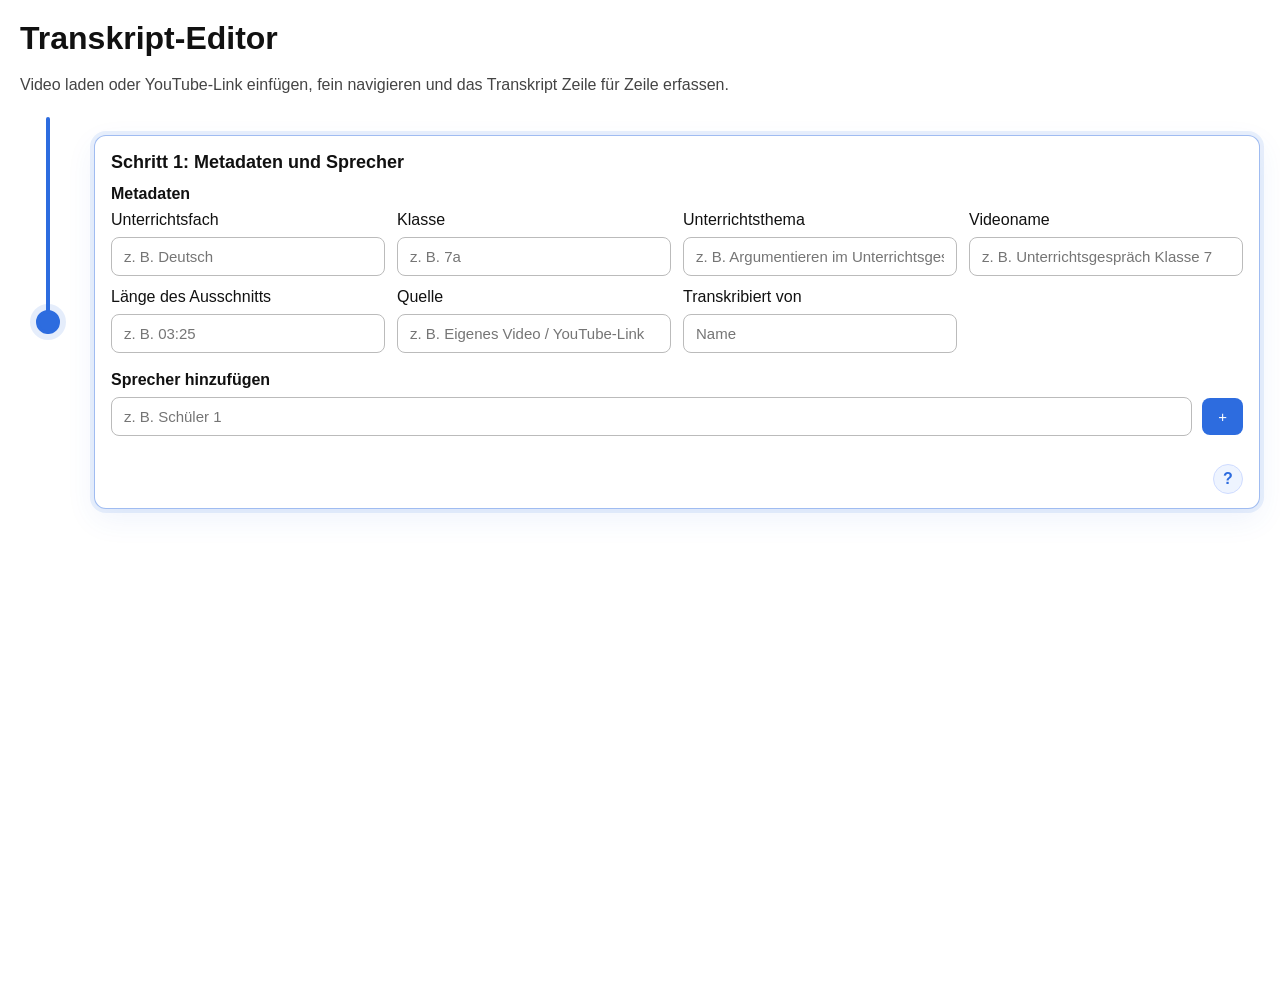
<file: index.html.html>
<!DOCTYPE html>
<html lang="de">
<head>
  <meta charset="UTF-8" />
  <meta name="viewport" content="width=device-width, initial-scale=1.0" />
  <title>Transkript-Editor</title>
  <style>
    html, body { margin: 0; padding: 0; background: #ffffff; font-family: Arial, sans-serif; color: #111; overflow-y: auto; scroll-behavior: smooth; }
    body { display: block; }
    .app { width: 100%; max-width: none; padding: 20px; box-sizing: border-box; margin: 0; }
    h1 { text-align: left; margin: 0 0 10px 0; }
    .intro { text-align: left; color: #444; margin-bottom: 20px; line-height: 1.5; max-width: 1200px; }
    .layout { display: grid; grid-template-columns: 56px minmax(0, 1fr); gap: 18px; align-items: start; }
    .progress-rail { position: relative; width: 56px; align-self: stretch; min-height: 100%; }
    .rail-base, .rail-active { position: absolute; left: 26px; width: 4px; border-radius: 999px; }
    .rail-base { display: none; }
    .rail-active { top: 0; height: 0; background: #2d6cdf; transition: height 0.45s ease; }
    .rail-dot { position: absolute; left: 16px; width: 24px; height: 24px; border-radius: 999px; border: 3px solid #b8c5d4; background: #ffffff; transform: translateY(-50%); cursor: pointer; padding: 0; transition: background 0.25s ease, border-color 0.25s ease, box-shadow 0.25s ease, opacity 0.25s ease; opacity: 0; pointer-events: none; }
    .rail-dot.is-visible { opacity: 1; pointer-events: auto; }
    .rail-dot.is-done { background: #2d6cdf; border-color: #2d6cdf; }
    .rail-dot.is-active { background: #2d6cdf; border-color: #2d6cdf; box-shadow: 0 0 0 6px rgba(45, 108, 223, 0.12); }
    .main-content { min-width: 0; }
    .section { margin-top: 18px; scroll-margin-top: 12px; }
    .card { border: 1px solid #ddd; border-radius: 12px; background: #fff; overflow: hidden; transition: opacity 0.35s ease, transform 0.35s ease, border-color 0.25s ease, box-shadow 0.25s ease; }
    .card-header { padding: 16px 16px 0 16px; }
    .section-heading { font-size: 18px; font-weight: bold; margin: 0 0 12px 0; }
    .card-content { padding: 0 16px 16px 16px; max-height: 4000px; opacity: 1; overflow: hidden; transition: max-height 0.5s ease, opacity 0.35s ease, padding 0.35s ease; }
    .card.is-collapsed .card-content { max-height: 0; opacity: 0; padding-top: 0; padding-bottom: 0; }
    .card.is-hidden { opacity: 0; transform: translateY(12px); pointer-events: none; }
    .card.is-visible { opacity: 1; transform: translateY(0); pointer-events: auto; }
    .card.is-focus { border-color: rgba(45, 108, 223, 0.45); box-shadow: 0 0 0 4px rgba(45, 108, 223, 0.10), 0 10px 30px rgba(45, 108, 223, 0.08); }
    .metadata-grid { display: grid; grid-template-columns: repeat(4, minmax(180px, 1fr)); gap: 12px; }
    .source-grid { display: grid; grid-template-columns: 1fr 1fr auto; gap: 12px; align-items: end; }
    .field-group { display: flex; flex-direction: column; justify-content: flex-end; min-width: 0; }
    label { display: block; font-weight: bold; margin-bottom: 8px; }
    input[type="file"], input[type="text"], select, textarea { width: 100%; box-sizing: border-box; padding: 10px 12px; border: 1px solid #bbb; border-radius: 8px; font-size: 15px; background: #fff; font-family: Arial, sans-serif; }
    textarea { resize: none; overflow-y: hidden; line-height: 1.4; }
    .speaker-input-row { display: flex; gap: 10px; align-items: center; }
    .speaker-tags { display: flex; flex-wrap: wrap; gap: 8px; margin-top: 12px; }
    .speaker-tag { display: inline-flex; align-items: center; gap: 8px; background: #f5f7fb; border: 1px solid #d8dfeb; border-radius: 999px; padding: 8px 12px; font-size: 14px; }
    .speaker-remove { background: transparent; border: none; color: #666; cursor: pointer; padding: 0; margin: 0; font-size: 16px; line-height: 1; }
    button { padding: 10px 16px; border: none; border-radius: 8px; background: #2d6cdf; color: white; cursor: pointer; font-size: 15px; white-space: nowrap; }
    button.secondary { background: #666; }
    button.small-btn { padding: 6px 8px; font-size: 12px; }
    button:disabled { opacity: 0.6; cursor: not-allowed; }
    .status { margin-top: 10px; font-size: 14px; color: #444; }
    .video-panel { margin-top: 14px; display: grid; grid-template-columns: minmax(320px, 780px) 260px; gap: 18px; align-items: start; justify-content: center; }
    .video-column { width: 100%; }
    .video-shell { width: 100%; min-height: 0; display: none; }
    .video-shell.active { display: block; }
    #localVideo, #youtubeContainer { width: 100%; background: #000; border-radius: 12px; object-fit: contain; display: none; }
    #localVideo.active, #youtubeContainer.active { display: block; }
    #localVideo.video-mode { height: 460px; min-height: 460px; max-height: 460px; }
    #localVideo.audio-only-local { height: 96px; min-height: 96px; max-height: 96px; background: #000; object-fit: initial; border-radius: 12px; }
    #youtubeContainer.video-mode { aspect-ratio: 16 / 9; min-height: 460px; max-height: 460px; overflow: hidden; }
    #youtubePlayer { width: 100%; height: 100%; }
    .controls-side { background: #ffffff; border: 1px solid #ddd; border-radius: 12px; padding: 14px; box-shadow: 0 2px 8px rgba(0, 0, 0, 0.04); display: none; flex-direction: column; justify-content: flex-start; }
    .controls-side.active { display: flex; }
    .controls-stack { display: flex; flex-direction: column; gap: 10px; }
    .controls-stack button, .controls-stack select, .controls-stack .time-box { width: 100%; box-sizing: border-box; }
    .controls-stack select, .controls-under-video select { padding: 10px 12px; border: 1px solid #bbb; border-radius: 8px; font-size: 15px; background: #fff; font-family: Arial, sans-serif; }
    .control-group label { margin-bottom: 6px; font-weight: bold; }
    .time-box { border: 1px solid #bbb; border-radius: 8px; padding: 10px 12px; background: #f8f8f8; font-weight: bold; color: #333; text-align: center; }
    .controls-under-video { margin-top: 4px; display: none; flex-wrap: wrap; gap: 8px; align-items: flex-end; }
    .controls-under-video.active { display: flex; }
    .controls-under-video button, .controls-under-video select, .controls-under-video .time-box { width: auto; min-width: 130px; box-sizing: border-box; }
    .controls-under-video .control-group { min-width: 130px; }
    .controls-under-video .control-group label { margin-bottom: 6px; font-weight: bold; font-size: 14px; }
    .top-actions { display: flex; gap: 10px; flex-wrap: wrap; margin-top: 14px; }
    .table-scroll-wrap { max-height: 420px; overflow-y: auto; border: 1px solid #ddd; border-radius: 12px 12px 0 0; margin-top: 12px; }
    table { width: 100%; border-collapse: collapse; table-layout: fixed; margin: 0; }
    th, td { border: 1px solid #ddd; padding: 8px; vertical-align: top; }
    th { background: #f5f5f5; text-align: left; position: sticky; top: 0; z-index: 5; }
    .row-actions { display: flex; gap: 4px; flex-wrap: nowrap; align-items: center; justify-content: flex-start; width: 100%; box-sizing: border-box; overflow: hidden; }
    .row-actions .small-btn { white-space: nowrap; flex: 0 0 auto; max-width: 100%; }
    .utterance-input { min-height: 38px; height: 38px; }
    .table-add-row-wrap { display: flex; gap: 8px; margin-top: 0; justify-content: flex-start; flex-wrap: wrap; }
    .table-add-row { display: inline-block; border: 1px solid #cfdcff; border-radius: 0 0 8px 8px; background: #eef4ff; color: #2d6cdf; font-weight: 600; flex: 0 0 auto; width: auto; padding: 10px 14px; }
    .speaker-blank, .pause-blank { border: none !important; background: transparent !important; box-shadow: none !important; pointer-events: none; color: transparent; padding: 10px 0 !important; }
    .speaker-continuation { border-top: none !important; }
    .pause-display { color: #444; padding: 10px 12px; min-height: 38px; display: flex; align-items: center; box-sizing: border-box; border: 1px solid transparent; }
    .card-footer-help { display: flex; justify-content: flex-end; padding: 0 16px 14px 16px; }
    .help-btn { width: 30px; height: 30px; min-width: 30px; padding: 0; border-radius: 999px; background: #eef4ff; color: #2d6cdf; border: 1px solid #cfdcff; font-weight: bold; font-size: 16px; line-height: 1; }
    .help-btn:hover { background: #e3edff; }
    .global-popup, .help-popup { position: fixed; inset: 0; background: rgba(0, 0, 0, 0.25); display: block; z-index: 9999; }
    .global-popup.hidden, .help-popup.hidden { display: none !important; }
    .global-popup-box, .help-popup-box { position: fixed; left: 50%; transform: translateX(-50%); background: #ffffff; border-radius: 16px; max-height: calc(100vh - 24px); overflow-y: auto; box-shadow: 0 12px 34px rgba(0, 0, 0, 0.2); display: flex; flex-direction: column; gap: 16px; text-align: left; box-sizing: border-box; }
    .global-popup-box { width: min(760px, calc(100% - 32px)); padding: 24px 22px; }
    .help-popup-box { width: min(520px, calc(100% - 32px)); padding: 20px 20px 16px 20px; }
    .popup-title { font-size: 20px; font-weight: bold; text-align: center; margin: 0; }
    .popup-hint { line-height: 1.5; color: #333; }
    .popup-editor-label { font-weight: bold; margin-bottom: 6px; }
    .popup-editor { width: 100%; min-height: 220px; resize: vertical; box-sizing: border-box; padding: 12px; border: 1px solid #bbb; border-radius: 10px; font-size: 15px; font-family: Arial, sans-serif; line-height: 1.45; }
    .popup-actions, .help-popup-actions { display: flex; gap: 10px; justify-content: center; flex-wrap: wrap; }
    .help-popup-title { margin: 0 0 10px 0; font-size: 19px; font-weight: bold; }
    .help-popup-text { line-height: 1.55; color: #333; font-size: 15px; white-space: pre-line; }

    html.device-tablet body,
    html.device-ipad body {
      -webkit-text-size-adjust: 100%;
    }
    html.device-tablet .app,
    html.device-ipad .app {
      padding: 16px;
    }
    html.device-tablet .layout,
    html.device-ipad .layout {
      grid-template-columns: 34px minmax(0, 1fr);
      gap: 12px;
    }
    html.device-tablet .progress-rail,
    html.device-ipad .progress-rail {
      width: 34px;
    }
    html.device-tablet .rail-active,
    html.device-ipad .rail-active,
    html.device-tablet .rail-base,
    html.device-ipad .rail-base {
      left: 15px;
    }
    html.device-tablet .rail-dot,
    html.device-ipad .rail-dot {
      left: 4px;
      width: 22px;
      height: 22px;
    }
    html.device-tablet .metadata-grid,
    html.device-ipad .metadata-grid {
      grid-template-columns: 1fr 1fr;
    }
    html.device-tablet .source-grid,
    html.device-ipad .source-grid {
      grid-template-columns: 1fr;
    }
    html.device-tablet .video-panel,
    html.device-ipad .video-panel {
      grid-template-columns: 1fr;
      gap: 12px;
      justify-content: stretch;
    }
    html.device-tablet .video-column,
    html.device-ipad .video-column {
      width: 100%;
      min-width: 0;
    }
    html.device-tablet #localVideo.video-mode,
    html.device-ipad #localVideo.video-mode {
      height: auto;
      min-height: 0;
      max-height: none;
      aspect-ratio: 16 / 9;
    }
    html.device-tablet #youtubeContainer.video-mode,
    html.device-ipad #youtubeContainer.video-mode {
      min-height: 0;
      max-height: none;
      aspect-ratio: 16 / 9;
    }
    html.device-tablet .controls-side.active,
    html.device-ipad .controls-side.active {
      display: block;
    }
    html.device-tablet .controls-stack,
    html.device-ipad .controls-stack {
      display: grid;
      grid-template-columns: repeat(2, minmax(0, 1fr));
      gap: 10px;
    }
    html.device-tablet .controls-stack > *,
    html.device-ipad .controls-stack > * {
      min-width: 0;
    }
    html.device-tablet .controls-under-video.active,
    html.device-ipad .controls-under-video.active {
      display: grid;
      grid-template-columns: repeat(2, minmax(0, 1fr));
      gap: 8px;
      align-items: stretch;
    }
    html.device-tablet .controls-under-video button,
    html.device-tablet .controls-under-video select,
    html.device-tablet .controls-under-video .time-box,
    html.device-tablet .controls-under-video .control-group,
    html.device-ipad .controls-under-video button,
    html.device-ipad .controls-under-video select,
    html.device-ipad .controls-under-video .time-box,
    html.device-ipad .controls-under-video .control-group {
      width: 100%;
      min-width: 0;
    }
    html.device-tablet button,
    html.device-tablet input[type="text"],
    html.device-tablet input[type="file"],
    html.device-tablet select,
    html.device-tablet textarea,
    html.device-ipad button,
    html.device-ipad input[type="text"],
    html.device-ipad input[type="file"],
    html.device-ipad select,
    html.device-ipad textarea {
      font-size: 16px;
    }
    html.device-tablet button,
    html.device-ipad button {
      min-height: 44px;
    }
    html.device-tablet .help-btn,
    html.device-ipad .help-btn {
      min-height: 30px;
      width: 34px;
      height: 34px;
    }
    html.device-tablet .table-scroll-wrap,
    html.device-ipad .table-scroll-wrap {
      overflow-x: auto;
      -webkit-overflow-scrolling: touch;
    }
    html.device-tablet table,
    html.device-ipad table {
      min-width: 760px;
    }
    html.device-tablet .global-popup-box,
    html.device-ipad .global-popup-box {
      width: min(700px, calc(100vw - 24px));
    }
    html.device-tablet .help-popup-box,
    html.device-ipad .help-popup-box {
      width: min(560px, calc(100vw - 24px));
    }

    @media (max-width: 1200px) {
      .metadata-grid { grid-template-columns: 1fr 1fr; }
      .source-grid { grid-template-columns: 1fr; }
      .video-panel { grid-template-columns: 1fr; }
    }
    @media (max-width: 900px) {
      .layout { grid-template-columns: 40px minmax(0, 1fr); }
      .rail-base, .rail-active { left: 18px; }
      .rail-dot { left: 8px; }
    }
    @media (max-width: 700px) {
      .metadata-grid { grid-template-columns: 1fr; }
      .table-add-row-wrap { flex-direction: column; }
      .controls-under-video.active { flex-direction: column; align-items: stretch; }
      .controls-under-video button, .controls-under-video select, .controls-under-video .time-box, .controls-under-video .control-group { width: 100%; min-width: 0; }
    }
  </style>

  <script>
    (function () {
      const ua = navigator.userAgent || '';
      const platform = navigator.platform || '';
      const maxTouch = navigator.maxTouchPoints || 0;
      const isIPad = /iPad/i.test(ua) || (platform === 'MacIntel' && maxTouch > 1);
      const isIPhone = /iPhone/i.test(ua);
      const isAndroidTablet = /Android/i.test(ua) && !/Mobile/i.test(ua);
      const isTabletWidth = Math.min(window.innerWidth, window.innerHeight) >= 700 && Math.max(window.innerWidth, window.innerHeight) <= 1400;
      const isTouch = ('ontouchstart' in window) || maxTouch > 0;
      const isTabletLike = isIPad || isAndroidTablet || (isTouch && isTabletWidth && !isIPhone);

      document.documentElement.classList.add(isTouch ? 'device-touch' : 'device-no-touch');
      if (isTabletLike) document.documentElement.classList.add('device-tablet');
      if (isIPad) document.documentElement.classList.add('device-ipad');
      if (isIPhone) document.documentElement.classList.add('device-phone');
    })();
  </script>

</head>
<body>
  <div class="app">
    <h1>Transkript-Editor</h1>
    <p class="intro">Video laden oder YouTube-Link einfügen, fein navigieren und das Transkript Zeile für Zeile erfassen.</p>
    <div class="layout">
      <aside class="progress-rail" id="progressRail" aria-label="Fortschritt">
        <div class="rail-base"></div>
        <div class="rail-active" id="railActive"></div>
        <button class="rail-dot" id="railDot1" type="button" aria-label="Schritt 1"></button>
        <button class="rail-dot" id="railDot2" type="button" aria-label="Schritt 2"></button>
        <button class="rail-dot" id="railDot3" type="button" aria-label="Schritt 3"></button>
        <button class="rail-dot" id="railDot4" type="button" aria-label="Schritt 4"></button>
        <button class="rail-dot" id="railDot5" type="button" aria-label="Schritt 5"></button>
      </aside>

      <main class="main-content" id="mainContent">
        <section class="section card is-visible" id="step1">
          <div class="card-header"><div class="section-heading">Schritt 1: Metadaten und Sprecher</div></div>
          <div class="card-content">
            <label>Metadaten</label>
            <div class="metadata-grid">
              <div><label for="metaSubject" style="font-weight:normal;">Unterrichtsfach</label><input id="metaSubject" type="text" placeholder="z. B. Deutsch" /></div>
              <div><label for="metaClass" style="font-weight:normal;">Klasse</label><input id="metaClass" type="text" placeholder="z. B. 7a" /></div>
              <div><label for="metaTopic" style="font-weight:normal;">Unterrichtsthema</label><input id="metaTopic" type="text" placeholder="z. B. Argumentieren im Unterrichtsgespräch" /></div>
              <div><label for="metaTitle" style="font-weight:normal;">Videoname</label><input id="metaTitle" type="text" placeholder="z. B. Unterrichtsgespräch Klasse 7" /></div>
              <div><label for="metaLength" style="font-weight:normal;">Länge des Ausschnitts</label><input id="metaLength" type="text" placeholder="z. B. 03:25" /></div>
              <div><label for="metaSource" style="font-weight:normal;">Quelle</label><input id="metaSource" type="text" placeholder="z. B. Eigenes Video / YouTube-Link" /></div>
              <div><label for="metaAuthor" style="font-weight:normal;">Transkribiert von</label><input id="metaAuthor" type="text" placeholder="Name" /></div>
            </div>
            <div style="margin-top: 18px;">
              <label for="speakerInput">Sprecher hinzufügen</label>
              <div class="speaker-input-row">
                <input id="speakerInput" type="text" placeholder="z. B. Schüler 1" />
                <button id="addSpeakerBtn" type="button">+</button>
              </div>
              <div id="speakerTags" class="speaker-tags"></div>
            </div>
          </div>
          <div class="card-footer-help"><button type="button" class="help-btn" data-help="step1">?</button></div>
        </section>

        <section class="section card is-hidden is-collapsed" id="step2">
          <div class="card-header"><div class="section-heading">Schritt 2: Video importieren</div></div>
          <div class="card-content">
            <div class="source-grid">
              <div class="field-group">
                <label for="videoInput">Lokale Videodatei</label>
                <input id="videoInput" type="file" accept="video/*" />
              </div>
              <div class="field-group">
                <label for="youtubeUrl">YouTube-Link</label>
                <input id="youtubeUrl" type="text" placeholder="https://www.youtube.com/watch?v=..." />
              </div>
              <div class="field-group">
                <label style="visibility:hidden;">Aktion</label>
                <button id="loadSourceBtn" type="button">Video laden</button>
              </div>
            </div>
            <div id="sourceStatus" class="status">Noch keine Quelle geladen.</div>
            <div class="video-panel">
              <div class="video-column">
                <div id="videoShell" class="video-shell">
                  <video id="localVideo" controls></video>
                  <div id="youtubeContainer"><div id="youtubePlayer"></div></div>
                </div>
                <div id="controlsUnderVideo" class="controls-under-video">
                  <button id="toggleVideoBtnBottom" type="button">Video einblenden</button>
                  <button id="playPauseBtnBottom" type="button">Play / Pause</button>
                  <button id="backBtnBottom" type="button" class="secondary">Zurück</button>
                  <button id="forwardBtnBottom" type="button" class="secondary">Vor</button>
                  <button id="insertTimeBtnBottom" type="button">Zeit übernehmen</button>
                  <div class="control-group"><label>Aktuelle Zeit</label><div class="time-box" id="timeDisplayBottom">00:00.0</div></div>
                  <div class="control-group">
                    <label for="skipSelectBottom">Sprungweite</label>
                    <select id="skipSelectBottom">
                      <option value="0.5">0,5 Sek</option><option value="1" selected>1 Sek</option><option value="2">2 Sek</option><option value="5">5 Sek</option>
                    </select>
                  </div>
                  <div class="control-group">
                    <label for="speedSelectBottom">Tempo</label>
                    <select id="speedSelectBottom">
                      <option value="0.5">0.5x</option><option value="0.75">0.75x</option><option value="1" selected>1.0x</option><option value="1.25">1.25x</option><option value="1.5">1.5x</option><option value="2">2.0x</option>
                    </select>
                  </div>
                </div>
              </div>
              <div id="controlsCard" class="controls-side">
                <div class="controls-stack">
                  <button id="toggleVideoBtn" type="button">Video ausblenden</button>
                  <button id="playPauseBtn" type="button">Play / Pause</button>
                  <button id="backBtn" type="button" class="secondary">Zurück</button>
                  <button id="forwardBtn" type="button" class="secondary">Vor</button>
                  <button id="insertTimeBtn" type="button">Zeit übernehmen</button>
                  <div class="control-group"><label>Aktuelle Zeit</label><div class="time-box" id="timeDisplay">00:00.0</div></div>
                  <div class="control-group">
                    <label for="skipSelect">Sprungweite</label>
                    <select id="skipSelect">
                      <option value="0.5">0,5 Sek</option><option value="1" selected>1 Sek</option><option value="2">2 Sek</option><option value="5">5 Sek</option>
                    </select>
                  </div>
                  <div class="control-group">
                    <label for="speedSelect">Tempo</label>
                    <select id="speedSelect">
                      <option value="0.5">0.5x</option><option value="0.75">0.75x</option><option value="1" selected>1.0x</option><option value="1.25">1.25x</option><option value="1.5">1.5x</option><option value="2">2.0x</option>
                    </select>
                  </div>
                </div>
              </div>
            </div>
          </div>
          <div class="card-footer-help"><button type="button" class="help-btn" data-help="step2">?</button></div>
        </section>

        <section class="section card is-hidden is-collapsed" id="step3">
          <div class="card-header"><div class="section-heading">Schritt 3: Transkript anlegen</div></div>
          <div class="card-content">
            <div class="table-scroll-wrap" id="tableScrollWrap">
              <table>
                <thead>
                  <tr><th style="width: 120px;">Zeit</th><th style="width: 190px;">Sprecher</th><th>Äußerung</th><th style="width: 160px;">Aktionen</th></tr>
                </thead>
                <tbody id="tableBody"></tbody>
              </table>
            </div>
            <div class="table-add-row-wrap">
              <button id="addSpeakerChangeBtn" type="button" class="table-add-row">+ Sprecherwechsel</button>
              <button id="addSameSpeakerBtn" type="button" class="table-add-row">+ Gleicher Sprecher</button>
              <button id="addPauseBtn" type="button" class="table-add-row">+ Pause</button>
            </div>
          </div>
          <div class="card-footer-help"><button type="button" class="help-btn" data-help="step3">?</button></div>
        </section>

        <section class="section card is-hidden is-collapsed" id="step4">
          <div class="card-header"><div class="section-heading">Schritt 4: Zwischenspeichern</div></div>
          <div class="card-content">
            <div class="top-actions">
              <button id="exportTxtBtn" type="button">TXT speichern</button>
              <button id="exportCsvBtn" type="button" class="secondary">CSV speichern</button>
              <button id="copyTranscriptBtn" type="button" class="secondary">In Zwischenablage kopieren</button>
            </div>
          </div>
          <div class="card-footer-help"><button type="button" class="help-btn" data-help="step4">?</button></div>
        </section>

        <section class="section card is-hidden is-collapsed" id="step5">
          <div class="card-header"><div class="section-heading">Schritt 5: Mit ChatGPT analysieren</div></div>
          <div class="card-content">
            <div class="top-actions">
              <button id="analyzeChatgptBtn" type="button">Fertiges Transkript mit ChatGPT analysieren lassen</button>
            </div>
          </div>
          <div class="card-footer-help"><button type="button" class="help-btn" data-help="step5">?</button></div>
        </section>
      </main>
    </div>
  </div>

  <div id="globalPopup" class="global-popup hidden">
    <div class="global-popup-box">
      <h2 class="popup-title">Transkript wurde kopiert und kann jetzt in den Chatbereich von ChatGPT eingefügt werden.</h2>
      <div class="popup-hint">Klicke in den Chatbereich von ChatGPT und füge den Inhalt ein mit <strong>STRG + V</strong> oder per <strong>Rechtsklick → Einfügen</strong>.</div>
      <div>
        <div class="popup-editor-label">Analyseauftrag</div>
        <textarea id="popupPromptEditor" class="popup-editor"></textarea>
      </div>
      <div class="popup-actions">
        <button id="cancelPopupBtn" type="button" class="secondary">Abbrechen</button>
        <button id="continueChatgptBtn" type="button">Weiter zu ChatGPT</button>
      </div>
    </div>
  </div>

  <div id="helpPopup" class="help-popup hidden">
    <div class="help-popup-box">
      <h3 id="helpPopupTitle" class="help-popup-title">Hilfe</h3>
      <div id="helpPopupText" class="help-popup-text"></div>
      <div class="help-popup-actions"><button id="closeHelpPopupBtn" type="button">Schließen</button></div>
    </div>
  </div>

  <script>
    const dom = {
      videoInput: document.getElementById('videoInput'),
      youtubeUrl: document.getElementById('youtubeUrl'),
      loadSourceBtn: document.getElementById('loadSourceBtn'),
      sourceStatus: document.getElementById('sourceStatus'),
      localVideo: document.getElementById('localVideo'),
      youtubeContainer: document.getElementById('youtubeContainer'),
      videoShell: document.getElementById('videoShell'),
      controlsCard: document.getElementById('controlsCard'),
      controlsUnderVideo: document.getElementById('controlsUnderVideo'),
      tableScrollWrap: document.getElementById('tableScrollWrap'),
      toggleVideoBtn: document.getElementById('toggleVideoBtn'),
      toggleVideoBtnBottom: document.getElementById('toggleVideoBtnBottom'),
      playPauseBtn: document.getElementById('playPauseBtn'),
      backBtn: document.getElementById('backBtn'),
      forwardBtn: document.getElementById('forwardBtn'),
      insertTimeBtn: document.getElementById('insertTimeBtn'),
      skipSelect: document.getElementById('skipSelect'),
      speedSelect: document.getElementById('speedSelect'),
      timeDisplay: document.getElementById('timeDisplay'),
      playPauseBtnBottom: document.getElementById('playPauseBtnBottom'),
      backBtnBottom: document.getElementById('backBtnBottom'),
      forwardBtnBottom: document.getElementById('forwardBtnBottom'),
      insertTimeBtnBottom: document.getElementById('insertTimeBtnBottom'),
      skipSelectBottom: document.getElementById('skipSelectBottom'),
      speedSelectBottom: document.getElementById('speedSelectBottom'),
      timeDisplayBottom: document.getElementById('timeDisplayBottom'),
      metaSubject: document.getElementById('metaSubject'),
      metaClass: document.getElementById('metaClass'),
      metaTopic: document.getElementById('metaTopic'),
      metaTitle: document.getElementById('metaTitle'),
      metaLength: document.getElementById('metaLength'),
      metaSource: document.getElementById('metaSource'),
      metaAuthor: document.getElementById('metaAuthor'),
      speakerInput: document.getElementById('speakerInput'),
      addSpeakerBtn: document.getElementById('addSpeakerBtn'),
      speakerTags: document.getElementById('speakerTags'),
      exportTxtBtn: document.getElementById('exportTxtBtn'),
      exportCsvBtn: document.getElementById('exportCsvBtn'),
      copyTranscriptBtn: document.getElementById('copyTranscriptBtn'),
      analyzeChatgptBtn: document.getElementById('analyzeChatgptBtn'),
      addSameSpeakerBtn: document.getElementById('addSameSpeakerBtn'),
      addSpeakerChangeBtn: document.getElementById('addSpeakerChangeBtn'),
      addPauseBtn: document.getElementById('addPauseBtn'),
      tableBody: document.getElementById('tableBody'),
      globalPopup: document.getElementById('globalPopup'),
      globalPopupBox: document.querySelector('.global-popup-box'),
      popupPromptEditor: document.getElementById('popupPromptEditor'),
      cancelPopupBtn: document.getElementById('cancelPopupBtn'),
      continueChatgptBtn: document.getElementById('continueChatgptBtn'),
      helpPopup: document.getElementById('helpPopup'),
      helpPopupBox: document.querySelector('.help-popup-box'),
      helpPopupTitle: document.getElementById('helpPopupTitle'),
      helpPopupText: document.getElementById('helpPopupText'),
      closeHelpPopupBtn: document.getElementById('closeHelpPopupBtn'),
      mainContent: document.getElementById('mainContent'),
      progressRail: document.getElementById('progressRail'),
      railActive: document.getElementById('railActive'),
      steps: {
        1: document.getElementById('step1'),
        2: document.getElementById('step2'),
        3: document.getElementById('step3'),
        4: document.getElementById('step4'),
        5: document.getElementById('step5')
      },
      railDots: {
        1: document.getElementById('railDot1'),
        2: document.getElementById('railDot2'),
        3: document.getElementById('railDot3'),
        4: document.getElementById('railDot4'),
        5: document.getElementById('railDot5')
      }
    };

    const state = {
      speakerPresets: [],
      currentSource: null,
      youtubePlayer: null,
      youtubeApiReady: false,
      youtubeTimeInterval: null,
      videoVisible: true,
      resizeObserver: null,
      mutationObserver: null
    };

    const helpTexts = {
      step1: { title: 'Hilfe zu Schritt 1', text: `Hier trägst du die wichtigsten Rahmendaten ein.

Unterrichtsfach, Klasse und Unterrichtsthema geben den Kontext vor.
Mit „Sprecher hinzufügen“ legst du alle Personen an, die später im Transkript ausgewählt werden können.

Tipp:
Lege zuerst alle Sprecher an, bevor du mit dem Transkript beginnst.` },
      step2: { title: 'Hilfe zu Schritt 2', text: `Hier lädst du das Material, mit dem du arbeiten willst.

Du kannst entweder eine lokale Videodatei wählen oder einen YouTube-Link einfügen.
Danach kannst du das Video abspielen, pausieren, vor- und zurückspringen und die aktuelle Zeit übernehmen.

Tipp:
Nutze eine kleine Sprungweite, wenn du sehr genau transkribieren möchtest.` },
      step3: { title: 'Hilfe zu Schritt 3', text: `Hier erstellst du das eigentliche Transkript.

Jede Zeile enthält Zeit, Sprecher und Äußerung.
„Sprecherwechsel“ erstellt eine neue Zeile mit neuem Sprecher.
„Gleicher Sprecher“ erstellt eine Fortsetzung ohne erneute Sprecherangabe.
„Pause“ erstellt eine Pausenzeile.

Tipp:
Übernimm zuerst die Zeit und trage dann Sprecher und Äußerung ein.` },
      step4: { title: 'Hilfe zu Schritt 4', text: `Hier sicherst du dein bisheriges Ergebnis.

TXT speichern:
für eine gut lesbare Textversion.

CSV speichern:
für die Weiterarbeit in Excel oder Tabellenprogrammen.

In Zwischenablage kopieren:
um das Transkript schnell an anderer Stelle einzufügen.` },
      step5: { title: 'Hilfe zu Schritt 5', text: `Hier kannst du das fertige Transkript für eine Analyse mit ChatGPT vorbereiten.

Beim Klick wird ein Popup geöffnet.
Dort kannst du den Analyseauftrag noch anpassen.
Danach wird der Text kopiert und ChatGPT in einem neuen Tab geöffnet.

Tipp:
Prüfe den Analyseauftrag kurz, bevor du weitergehst.` }
    };

    const metaInputs = [dom.metaSubject, dom.metaClass, dom.metaTopic, dom.metaTitle, dom.metaLength, dom.metaSource, dom.metaAuthor];

    function escapeHtml(text) {
      return String(text).replaceAll('&', '&amp;').replaceAll('<', '&lt;').replaceAll('>', '&gt;').replaceAll('"', '&quot;');
    }

    function escapeCsv(value) {
      const text = String(value ?? '');
      return '"' + text.replace(/"/g, '""') + '"';
    }

    function formatTime(seconds) {
      const s = Math.max(0, Number(seconds) || 0);
      const mins = Math.floor(s / 60);
      const secs = Math.floor(s % 60);
      const tenths = Math.floor((s - Math.floor(s)) * 10);
      return String(mins).padStart(2, '0') + ':' + String(secs).padStart(2, '0') + '.' + tenths;
    }

    function parseTimeToSeconds(value) {
      if (!value) return null;
      const match = String(value).trim().match(/^(\d+):(\d{2})(?:\.(\d))?$/);
      if (!match) return null;
      return Number(match[1]) * 60 + Number(match[2]) + (match[3] ? Number(match[3]) / 10 : 0);
    }

    function formatDuration(seconds) {
      if (seconds == null || !isFinite(seconds) || seconds < 0) return '';
      return seconds.toFixed(1) + 's';
    }

    function autoGrowTextarea(el) {
      if (!el) return;
      el.style.height = '38px';
      el.style.height = Math.max(38, el.scrollHeight) + 'px';
      requestRailSync();
    }

    function scrollTableToBottom() {
      dom.tableScrollWrap.scrollTop = dom.tableScrollWrap.scrollHeight;
    }

    function syncDisplays() {
      dom.timeDisplayBottom.textContent = dom.timeDisplay.textContent;
      dom.skipSelectBottom.value = dom.skipSelect.value;
      dom.speedSelectBottom.value = dom.speedSelect.value;
    }

    function getMetadata() {
      return {
        subject: dom.metaSubject.value.trim(),
        className: dom.metaClass.value.trim(),
        topic: dom.metaTopic.value.trim(),
        title: dom.metaTitle.value.trim(),
        length: dom.metaLength.value.trim(),
        source: dom.metaSource.value.trim(),
        author: dom.metaAuthor.value.trim()
      };
    }

    function buildMetadataTextFull() {
      const meta = getMetadata();
      return [
        `Unterrichtsfach: ${meta.subject}`,
        `Klasse: ${meta.className}`,
        `Unterrichtsthema: ${meta.topic}`,
        `Videoname: ${meta.title}`,
        `Länge des Ausschnitts: ${meta.length}`,
        `Quelle: ${meta.source}`,
        `Transkribiert von: ${meta.author}`,
        `Sprecher: ${state.speakerPresets.join(', ')}`
      ].join('\n') + '\n\n';
    }

    function buildMetadataTextForChatgpt() {
      const meta = getMetadata();
      return [
        `Unterrichtsfach: ${meta.subject}`,
        `Klasse: ${meta.className}`,
        `Unterrichtsthema: ${meta.topic}`,
        `Sprecher: ${state.speakerPresets.join(', ')}`
      ].join('\n') + '\n\n';
    }

    function wrapTextByWords(text, maxLen) {
      const input = String(text || '').trim();
      if (!input) return [''];
      const words = input.split(/\s+/);
      const lines = [];
      let current = '';
      for (const word of words) {
        if (!current) current = word;
        else if ((current + ' ' + word).length <= maxLen) current += ' ' + word;
        else { lines.push(current); current = word; }
      }
      if (current) lines.push(current);
      return lines;
    }

    function buildTranscriptTxt(rows) {
      const gap = '    ';
      const timeWidth = 10;
      const speakerValues = rows.map(r => r.type === 'pause' ? 'Pause' : (r.speaker || ''));
      const speakerWidth = Math.max(8, ...speakerValues.map(v => String(v).length));
      const maxTextWidth = 70;

      return rows.map(r => {
        const timePart = String(`[${r.time}]`).padEnd(timeWidth, ' ');
        const visibleSpeaker = r.type === 'pause' ? 'Pause' : (r.speaker || '').trim();
        const speakerPart = String(visibleSpeaker).padEnd(speakerWidth, ' ');
        const prefix = timePart + gap + speakerPart + gap;
        return wrapTextByWords(r.utterance || '', maxTextWidth).map((line, i) => i === 0 ? prefix + line : ' '.repeat(prefix.length) + line).join('\n');
      }).join('\n');
    }

    function buildDefaultAnalysisPrompt() {
      return [
        'Bitte analysiere das folgende Transkript im Hinblick auf die Gesprächsführung.',
        'Beziehe dich dabei insbesondere auf:',
        '- Struktur und Klarheit der Gesprächsführung',
        '- Angemessenheit von Fragen, Reaktionen und Gesprächsimpulsen',
        '- wertschätzende und professionelle Kommunikation',
        '- Möglichkeiten zur Verbesserung',
        '',
        'Bitte formuliere die Analyse auf Deutsch, sachlich und konkret.'
      ].join('\n');
    }

    function buildClipboardTextWithPrompt(customPrompt) {
      const promptText = (customPrompt || '').trim();
      return promptText + '\n\nTRANSKRIPT:\n\n' + buildMetadataTextForChatgpt() + buildTranscriptTxt(getRowsData());
    }

    async function copyTextToClipboard(text) {
      try {
        await navigator.clipboard.writeText(text);
        return true;
      } catch {
        const helper = document.createElement('textarea');
        helper.value = text;
        helper.style.position = 'fixed';
        helper.style.opacity = '0';
        helper.style.left = '-9999px';
        document.body.appendChild(helper);
        helper.focus();
        helper.select();
        let ok = false;
        try { ok = document.execCommand('copy'); } catch { ok = false; }
        document.body.removeChild(helper);
        return ok;
      }
    }

    function downloadFile(content, filename, mimeType) {
      const blob = new Blob([content], { type: mimeType });
      const url = URL.createObjectURL(blob);
      const a = document.createElement('a');
      a.href = url;
      a.download = filename;
      document.body.appendChild(a);
      a.click();
      document.body.removeChild(a);
      URL.revokeObjectURL(url);
    }

    function getRowsData() {
      return Array.from(dom.tableBody.querySelectorAll('tr')).map(row => {
        if (row.classList.contains('pause-row')) {
          return {
            type: 'pause',
            time: row.querySelector('.time-input').value.trim(),
            speaker: '',
            utterance: row.querySelector('.pause-display')?.textContent?.trim() || ''
          };
        }
        const select = row.querySelector('.speaker-select');
        return {
          type: 'speech',
          time: row.querySelector('.time-input').value.trim(),
          speaker: select ? select.value.trim() : '',
          utterance: row.querySelector('.utterance-input').value.trim()
        };
      });
    }

    function exportTxt() {
      downloadFile(buildMetadataTextFull() + buildTranscriptTxt(getRowsData()), 'transkript.txt', 'text/plain;charset=utf-8');
      markStep4Completed();
    }

    function exportCsv() {
      const rows = getRowsData();
      const meta = getMetadata();
      const lines = [
        ['Metadaten', '', '', '', '', ''].map(escapeCsv).join(';'),
        ['', '', '', '', '', ''].map(escapeCsv).join(';'),
        ['Unterrichtsfach: ' + meta.subject, '', '', '', '', ''].map(escapeCsv).join(';'),
        ['Klasse: ' + meta.className, '', '', '', '', ''].map(escapeCsv).join(';'),
        ['Unterrichtsthema: ' + meta.topic, '', '', '', '', ''].map(escapeCsv).join(';'),
        ['Videoname: ' + meta.title, '', '', '', '', ''].map(escapeCsv).join(';'),
        ['Länge des Ausschnitts: ' + meta.length, '', '', '', '', ''].map(escapeCsv).join(';'),
        ['Quelle: ' + meta.source, '', '', '', '', ''].map(escapeCsv).join(';'),
        ['Transkribiert von: ' + meta.author, '', '', '', '', ''].map(escapeCsv).join(';'),
        ['Sprecher: ' + state.speakerPresets.join(', '), '', '', '', '', ''].map(escapeCsv).join(';'),
        ['', '', '', '', '', ''].map(escapeCsv).join(';'),
        ['Zeit', 'Sprecher', 'Äußerung'].map(escapeCsv).join(';'),
        ...rows.map(r => [r.time, r.type === 'pause' ? 'Pause' : r.speaker, r.utterance].map(escapeCsv).join(';'))
      ];
      downloadFile('\uFEFF' + lines.join('\n'), 'transkript.csv', 'text/csv;charset=utf-8');
      markStep4Completed();
    }

    function positionPopupAtButton(popupBox, buttonEl) {
      const rect = buttonEl.getBoundingClientRect();
      popupBox.style.visibility = 'hidden';
      popupBox.style.top = '12px';
      popupBox.style.left = '50%';
      popupBox.style.transform = 'translateX(-50%)';
      requestAnimationFrame(() => {
        const boxHeight = popupBox.offsetHeight;
        const margin = 12;
        let top = rect.bottom - boxHeight;
        if (top < margin) top = margin;
        if (top + boxHeight > window.innerHeight - margin) {
          top = Math.max(margin, window.innerHeight - boxHeight - margin);
        }
        popupBox.style.top = `${top}px`;
        popupBox.style.visibility = 'visible';
      });
    }

    function openAnalysisPopup(prefilledPrompt, triggerBtn) {
      dom.popupPromptEditor.value = prefilledPrompt;
      dom.globalPopup.classList.remove('hidden');
      positionPopupAtButton(dom.globalPopupBox, triggerBtn);
    }

    function closeAnalysisPopup() { dom.globalPopup.classList.add('hidden'); }

    function openHelpPopup(stepKey, triggerBtn) {
      const help = helpTexts[stepKey];
      if (!help) return;
      dom.helpPopupTitle.textContent = help.title;
      dom.helpPopupText.textContent = help.text;
      dom.helpPopup.classList.remove('hidden');
      positionPopupAtButton(dom.helpPopupBox, triggerBtn);
    }

    function closeHelpPopup() { dom.helpPopup.classList.add('hidden'); }

    function isStep1Complete() {
      return dom.metaSubject.value.trim() !== '' &&
        dom.metaClass.value.trim() !== '' &&
        dom.metaTopic.value.trim() !== '' &&
        state.speakerPresets.length > 0;
    }

    function isStep2Complete() { return state.currentSource !== null; }

    function hasCompleteTranscriptRow() {
      return Array.from(dom.tableBody.querySelectorAll('tr')).some(row => {
        if (row.classList.contains('pause-row')) {
          return (row.querySelector('.time-input')?.value.trim() || '') !== '' &&
                 (row.querySelector('.pause-display')?.textContent.trim() || '') !== '';
        }
        const time = row.querySelector('.time-input')?.value.trim() || '';
        const utterance = row.querySelector('.utterance-input')?.value.trim() || '';
        const select = row.querySelector('.speaker-select');
        const speakerOk = row.classList.contains('continuation-row') ? true : !!(select && select.value.trim() !== '');
        return time !== '' && utterance !== '' && speakerOk;
      });
    }

    function isStep4Complete() { return dom.steps[4].dataset.completed === 'true'; }

    function markStep4Completed() {
      dom.steps[4].dataset.completed = 'true';
      updateWorkflow();
    }

    function getWorkflowStage() {
      if (!isStep1Complete()) return 1;
      if (!isStep2Complete()) return 2;
      if (!hasCompleteTranscriptRow()) return 3;
      if (!isStep4Complete()) return 4;
      return 5;
    }

    function getVisibleStepCount() { return getWorkflowStage(); }

    function getFocusSteps() {
      const stage = getWorkflowStage();
      return stage === 4 ? [3, 4] : [stage];
    }

    function showCard(card) {
      if (!card.classList.contains('is-visible')) {
        card.classList.remove('is-hidden');
        requestAnimationFrame(() => card.classList.add('is-visible'));
      }
      card.classList.remove('is-collapsed');
    }

    function hideCard(card) {
      card.classList.add('is-collapsed');
      card.classList.remove('is-visible');
      card.classList.add('is-hidden');
      card.classList.remove('is-focus');
    }

    function updateCardFocus() {
      Object.values(dom.steps).forEach(card => card.classList.remove('is-focus'));
      getFocusSteps().forEach(n => dom.steps[n]?.classList.add('is-focus'));
    }

    function getDotCenterY(stepNumber) {
      const dot = dom.railDots[stepNumber];
      return dot.offsetTop + (dot.offsetHeight / 2);
    }

    function updateRailLineVisuals() {
      const visibleStepCount = getVisibleStepCount();
      const activeNumber = Math.min(getWorkflowStage(), visibleStepCount);
      dom.railActive.style.top = '0px';
      dom.railActive.style.height = Math.max(0, getDotCenterY(activeNumber)) + 'px';

      Object.values(dom.railDots).forEach(dot => dot.classList.remove('is-active', 'is-done'));
      for (let i = 1; i <= activeNumber; i++) {
        if (i <= visibleStepCount) dom.railDots[i].classList.add('is-done');
      }
      dom.railDots[activeNumber]?.classList.add('is-active');
    }

    function syncRailPositions() {
      dom.progressRail.style.height = dom.mainContent.offsetHeight + 'px';
      const railRect = dom.progressRail.getBoundingClientRect();
      Object.values(dom.steps).forEach((section, index) => {
        const sectionRect = section.getBoundingClientRect();
        dom.railDots[index + 1].style.top = ((sectionRect.top - railRect.top) + (sectionRect.height / 2)) + 'px';
      });
      updateRailLineVisuals();
    }

    function requestRailSync() {
      requestAnimationFrame(() => requestAnimationFrame(syncRailPositions));
    }

    function updateWorkflow() {
      const visibleSteps = getVisibleStepCount();
      Object.entries(dom.steps).forEach(([num, card]) => Number(num) <= visibleSteps ? showCard(card) : hideCard(card));
      Object.entries(dom.railDots).forEach(([num, dot]) => dot.classList.toggle('is-visible', Number(num) <= visibleSteps));
      updateCardFocus();
      requestRailSync();
    }

    function updateStepStates() { updateWorkflow(); }

    function scrollToStep(stepNumber) {
      dom.steps[stepNumber]?.scrollIntoView({ behavior: 'smooth', block: 'start' });
    }

    function setSourceStatus(text) { dom.sourceStatus.textContent = text; }

    function getCurrentTime() {
      if (state.currentSource === 'local') return dom.localVideo.currentTime || 0;
      if (state.currentSource === 'youtube' && state.youtubePlayer?.getCurrentTime) return state.youtubePlayer.getCurrentTime() || 0;
      return 0;
    }

    function getSkipAmount() { return Number(dom.skipSelect.value) || 1; }

    function setCurrentTime(seconds) {
      const value = Math.max(0, seconds || 0);
      if (state.currentSource === 'local') dom.localVideo.currentTime = value;
      else if (state.currentSource === 'youtube' && state.youtubePlayer?.seekTo) state.youtubePlayer.seekTo(value, true);
      updateTimeDisplay();
    }

    function togglePlayPause() {
      if (state.currentSource === 'local') {
        dom.localVideo.paused ? dom.localVideo.play() : dom.localVideo.pause();
      } else if (state.currentSource === 'youtube' && state.youtubePlayer) {
        state.youtubePlayer.getPlayerState() === 1 ? state.youtubePlayer.pauseVideo() : state.youtubePlayer.playVideo();
      }
    }

    function stepBy(delta) { setCurrentTime(getCurrentTime() + delta); }

    function setPlaybackRate(rate) {
      if (state.currentSource === 'local') dom.localVideo.playbackRate = rate;
      else if (state.currentSource === 'youtube' && state.youtubePlayer?.setPlaybackRate) state.youtubePlayer.setPlaybackRate(rate);
    }

    function updateTimeDisplay() {
      const t = formatTime(getCurrentTime());
      dom.timeDisplay.textContent = t;
      dom.timeDisplayBottom.textContent = t;
    }

    function updateControlLayout() {
      if (!state.currentSource) {
        dom.controlsCard.classList.remove('active');
        dom.controlsUnderVideo.classList.remove('active');
        return;
      }
      if (state.currentSource === 'local' && !state.videoVisible) {
        dom.controlsCard.classList.remove('active');
        dom.controlsUnderVideo.classList.add('active');
      } else {
        dom.controlsCard.classList.add('active');
        dom.controlsUnderVideo.classList.remove('active');
      }
    }

    function updateVideoVisibility() {
      if (!state.currentSource) {
        dom.videoShell.classList.remove('active');
        dom.localVideo.classList.remove('active', 'video-mode', 'audio-only-local');
        dom.youtubeContainer.classList.remove('active', 'video-mode');
        dom.controlsCard.classList.remove('active');
        dom.controlsUnderVideo.classList.remove('active');
        requestRailSync();
        return;
      }

      dom.videoShell.classList.add('active');

      if (state.currentSource === 'local') {
        dom.youtubeContainer.classList.remove('active', 'video-mode');
        dom.localVideo.classList.add('active');
        if (state.videoVisible) {
          dom.localVideo.classList.add('video-mode');
          dom.localVideo.classList.remove('audio-only-local');
          dom.toggleVideoBtn.textContent = 'Video ausblenden';
          dom.toggleVideoBtnBottom.textContent = 'Video ausblenden';
        } else {
          dom.localVideo.classList.remove('video-mode');
          dom.localVideo.classList.add('audio-only-local');
          dom.toggleVideoBtn.textContent = 'Video einblenden';
          dom.toggleVideoBtnBottom.textContent = 'Video einblenden';
          syncDisplays();
        }
      } else {
        dom.localVideo.classList.remove('active', 'video-mode', 'audio-only-local');
        if (state.videoVisible) {
          dom.youtubeContainer.classList.add('active', 'video-mode');
          dom.toggleVideoBtn.textContent = 'Video ausblenden';
          dom.toggleVideoBtnBottom.textContent = 'Video ausblenden';
        } else {
          dom.youtubeContainer.classList.remove('video-mode', 'active');
          dom.toggleVideoBtn.textContent = 'Video einblenden';
          dom.toggleVideoBtnBottom.textContent = 'Video einblenden';
          syncDisplays();
        }
      }

      updateControlLayout();
      requestRailSync();
    }

    function extractYoutubeId(url) {
      try {
        const parsed = new URL(url);
        if (parsed.hostname.includes('youtu.be')) return parsed.pathname.slice(1);
        if (parsed.hostname.includes('youtube.com')) return parsed.searchParams.get('v');
      } catch {}
      return null;
    }

    function loadYoutubeApi() {
      return new Promise((resolve) => {
        if (state.youtubeApiReady && window.YT?.Player) {
          resolve();
          return;
        }
        window.onYouTubeIframeAPIReady = () => { state.youtubeApiReady = true; resolve(); };
        if (!document.querySelector('script[data-youtube-api="1"]')) {
          const script = document.createElement('script');
          script.src = 'https://www.youtube.com/iframe_api';
          script.dataset.youtubeApi = '1';
          document.head.appendChild(script);
        }
      });
    }

    function startYoutubeTimePolling() {
      stopYoutubeTimePolling();
      state.youtubeTimeInterval = setInterval(updateTimeDisplay, 200);
    }

    function stopYoutubeTimePolling() {
      if (state.youtubeTimeInterval) {
        clearInterval(state.youtubeTimeInterval);
        state.youtubeTimeInterval = null;
      }
    }

    async function loadYoutubeVideo(url) {
      const id = extractYoutubeId(url);
      if (!id) {
        setSourceStatus('Ungültiger YouTube-Link.');
        return;
      }

      await loadYoutubeApi();

      if (state.youtubePlayer?.loadVideoById) {
        state.youtubePlayer.loadVideoById(id);
      } else {
        state.youtubePlayer = new YT.Player('youtubePlayer', {
          videoId: id,
          playerVars: { rel: 0, modestbranding: 1 },
          events: {
            onReady: () => {
              setPlaybackRate(Number(dom.speedSelect.value));
              updateTimeDisplay();
              requestRailSync();
            }
          }
        });
      }

      state.currentSource = 'youtube';
      state.videoVisible = true;
      updateVideoVisibility();
      setSourceStatus('YouTube-Video geladen.');
      if (!dom.metaSource.value.trim()) dom.metaSource.value = url;
      startYoutubeTimePolling();
      updateStepStates();
    }

    function loadSelectedSource() {
      const file = dom.videoInput.files?.[0];
      const url = dom.youtubeUrl.value.trim();

      if (file) {
        const objectUrl = URL.createObjectURL(file);
        dom.localVideo.src = objectUrl;
        dom.localVideo.load();
        stopYoutubeTimePolling();
        state.currentSource = 'local';
        state.videoVisible = true;
        updateVideoVisibility();
        setPlaybackRate(Number(dom.speedSelect.value));
        setSourceStatus(`Lokales Video geladen: ${file.name}`);
        if (!dom.metaTitle.value.trim()) dom.metaTitle.value = file.name;
        if (!dom.metaSource.value.trim()) dom.metaSource.value = 'Lokale Videodatei';
        updateStepStates();
        return;
      }

      if (url) return loadYoutubeVideo(url);
      setSourceStatus('Bitte entweder eine lokale Datei auswählen oder einen YouTube-Link eingeben.');
    }

    function buildSpeakerOptions(selected = '') {
      return ['<option value="">Bitte wählen</option>']
        .concat(state.speakerPresets.map(name => {
          const isSelected = name === selected ? 'selected' : '';
          return `<option value="${escapeHtml(name)}" ${isSelected}>${escapeHtml(name)}</option>`;
        }))
        .join('');
    }

    function refreshAllSpeakerDropdowns() {
      dom.tableBody.querySelectorAll('.speaker-select').forEach(select => {
        const currentValue = select.value;
        select.innerHTML = buildSpeakerOptions(currentValue);
        if (state.speakerPresets.includes(currentValue)) select.value = currentValue;
      });
    }

    function renderSpeakerTags() {
      dom.speakerTags.innerHTML = '';
      state.speakerPresets.forEach((speaker, index) => {
        const tag = document.createElement('div');
        tag.className = 'speaker-tag';
        tag.innerHTML = `<span>${escapeHtml(speaker)}</span><button type="button" class="speaker-remove" data-index="${index}" aria-label="Sprecher entfernen">×</button>`;
        dom.speakerTags.appendChild(tag);
      });

      dom.speakerTags.querySelectorAll('.speaker-remove').forEach(btn => {
        btn.addEventListener('click', () => {
          state.speakerPresets.splice(Number(btn.dataset.index), 1);
          renderSpeakerTags();
          refreshAllSpeakerDropdowns();
          updateStepStates();
        });
      });

      requestRailSync();
    }

    function addSpeaker() {
      const value = dom.speakerInput.value.trim();
      if (!value || state.speakerPresets.includes(value)) {
        dom.speakerInput.value = '';
        return;
      }
      state.speakerPresets.push(value);
      dom.speakerInput.value = '';
      renderSpeakerTags();
      refreshAllSpeakerDropdowns();
      updateStepStates();
    }

    function repairSpeakerBorders() {
      const rows = Array.from(dom.tableBody.querySelectorAll('tr'));
      rows.forEach((row, index) => {
        const speakerCell = row.children[1];
        if (!speakerCell) return;
        speakerCell.style.borderBottom = '';
        speakerCell.classList.remove('speaker-continuation');
        const prev = rows[index - 1];
        if (row.classList.contains('continuation-row') && prev && !prev.classList.contains('pause-row')) {
          speakerCell.classList.add('speaker-continuation');
          prev.children[1].style.borderBottom = 'none';
        }
      });
    }

    function updatePauseDurations() {
      const rows = Array.from(dom.tableBody.querySelectorAll('tr'));
      for (let i = 0; i < rows.length; i++) {
        const row = rows[i];
        if (!row.classList.contains('pause-row')) continue;
        const start = parseTimeToSeconds(row.querySelector('.time-input').value.trim());
        const pauseDisplay = row.querySelector('.pause-display');
        if (!pauseDisplay || start == null) { pauseDisplay.textContent = ''; continue; }

        let nextTime = null;
        for (let j = i + 1; j < rows.length; j++) {
          const nextRowTime = parseTimeToSeconds(rows[j].querySelector('.time-input').value.trim());
          if (nextRowTime != null) { nextTime = nextRowTime; break; }
        }
        pauseDisplay.textContent = (nextTime == null || nextTime < start) ? '' : formatDuration(nextTime - start);
      }
    }

    function attachTimeListeners(row) {
      const timeInput = row.querySelector('.time-input');
      if (!timeInput) return;
      ['input', 'change'].forEach(evt => timeInput.addEventListener(evt, () => {
        updatePauseDurations();
        requestRailSync();
        updateStepStates();
      }));
    }

    function bindRowCommonEvents(row) {
      row.querySelector('.use-time-btn').addEventListener('click', () => {
        row.querySelector('.time-input').value = formatTime(getCurrentTime());
        updatePauseDurations();
        requestRailSync();
        updateStepStates();
      });

      row.querySelector('.delete-row-btn').addEventListener('click', () => {
        row.remove();
        repairSpeakerBorders();
        updatePauseDurations();
        updateStepStates();
      });

      attachTimeListeners(row);
    }

    function appendRow(row) {
      dom.tableBody.appendChild(row);
      repairSpeakerBorders();
      updatePauseDurations();
      scrollTableToBottom();
      updateStepStates();
      return row;
    }

    function createStandardRow(time = '', speaker = '', utterance = '', blankSpeaker = false) {
      const row = document.createElement('tr');
      const speakerCellContent = blankSpeaker ? '<div class="speaker-blank">&nbsp;</div>' : `<select class="speaker-select">${buildSpeakerOptions(speaker)}</select>`;
      row.innerHTML = `
        <td><input type="text" class="time-input" value="${escapeHtml(time)}"></td>
        <td>${speakerCellContent}</td>
        <td><textarea class="utterance-input" placeholder="Äußerung eingeben ...">${escapeHtml(utterance)}</textarea></td>
        <td><div class="row-actions"><button type="button" class="small-btn use-time-btn">Aktuelle Zeit</button><button type="button" class="small-btn secondary delete-row-btn">Löschen</button></div></td>
      `;

      if (blankSpeaker) row.classList.add('continuation-row');

      const select = row.querySelector('.speaker-select');
      if (select) {
        select.value = speaker;
        select.addEventListener('change', updateStepStates);
      }

      const textarea = row.querySelector('.utterance-input');
      autoGrowTextarea(textarea);
      textarea.addEventListener('input', () => { autoGrowTextarea(textarea); updateStepStates(); });

      bindRowCommonEvents(row);
      return appendRow(row);
    }

    function createPauseRow(time = '') {
      const row = document.createElement('tr');
      row.classList.add('pause-row');
      row.innerHTML = `
        <td><input type="text" class="time-input" value="${escapeHtml(time)}"></td>
        <td><div class="pause-blank">&nbsp;</div></td>
        <td><div class="pause-display"></div></td>
        <td><div class="row-actions"><button type="button" class="small-btn use-time-btn">Aktuelle Zeit</button><button type="button" class="small-btn secondary delete-row-btn">Löschen</button></div></td>
      `;
      bindRowCommonEvents(row);
      return appendRow(row);
    }

    function addRowSameSpeaker() {
      const lastRow = dom.tableBody.lastElementChild;
      if (lastRow && lastRow.classList.contains('pause-row')) return addRowSpeakerChange();
      const row = createStandardRow(formatTime(getCurrentTime()), '', '', true);
      row.querySelector('.utterance-input').focus();
    }

    function addRowSpeakerChange() {
      const row = createStandardRow(formatTime(getCurrentTime()), '', '');
      row.querySelector('.speaker-select').focus();
    }

    function addPauseRow() {
      createPauseRow(formatTime(getCurrentTime()));
    }

    function setupEvents() {
      for (let i = 1; i <= 5; i++) {
        dom.railDots[i].addEventListener('click', () => {
          if (getVisibleStepCount() >= i) scrollToStep(i);
        });
      }

      dom.cancelPopupBtn.addEventListener('click', closeAnalysisPopup);
      dom.globalPopup.addEventListener('click', (event) => { if (event.target === dom.globalPopup) closeAnalysisPopup(); });
      dom.closeHelpPopupBtn.addEventListener('click', closeHelpPopup);
      dom.helpPopup.addEventListener('click', (event) => { if (event.target === dom.helpPopup) closeHelpPopup(); });

      document.querySelectorAll('.help-btn').forEach(btn => {
        btn.addEventListener('click', () => openHelpPopup(btn.dataset.help, btn));
      });

      dom.loadSourceBtn.addEventListener('click', loadSelectedSource);

      [dom.toggleVideoBtn, dom.toggleVideoBtnBottom].forEach(btn => btn.addEventListener('click', () => {
        state.videoVisible = !state.videoVisible;
        updateVideoVisibility();
      }));

      [dom.playPauseBtn, dom.playPauseBtnBottom].forEach(btn => btn.addEventListener('click', togglePlayPause));
      dom.backBtn.addEventListener('click', () => stepBy(-getSkipAmount()));
      dom.forwardBtn.addEventListener('click', () => stepBy(getSkipAmount()));
      dom.backBtnBottom.addEventListener('click', () => stepBy(-(Number(dom.skipSelectBottom.value) || 1)));
      dom.forwardBtnBottom.addEventListener('click', () => stepBy(Number(dom.skipSelectBottom.value) || 1));

      [dom.insertTimeBtn, dom.insertTimeBtnBottom].forEach(btn => btn.addEventListener('click', () => {
        const row = createStandardRow(formatTime(getCurrentTime()), '', '');
        row.querySelector('.speaker-select').focus();
      }));

      dom.skipSelect.addEventListener('change', () => { dom.skipSelectBottom.value = dom.skipSelect.value; });
      dom.skipSelectBottom.addEventListener('change', () => { dom.skipSelect.value = dom.skipSelectBottom.value; });

      dom.speedSelect.addEventListener('change', () => {
        dom.speedSelectBottom.value = dom.speedSelect.value;
        setPlaybackRate(Number(dom.speedSelect.value));
      });
      dom.speedSelectBottom.addEventListener('change', () => {
        dom.speedSelect.value = dom.speedSelectBottom.value;
        setPlaybackRate(Number(dom.speedSelectBottom.value));
      });

      metaInputs.forEach(el => el.addEventListener('input', updateStepStates));

      dom.addSpeakerBtn.addEventListener('click', addSpeaker);
      dom.speakerInput.addEventListener('keydown', (event) => {
        if (event.key === 'Enter') {
          event.preventDefault();
          addSpeaker();
        }
      });

      dom.addSpeakerChangeBtn.addEventListener('click', addRowSpeakerChange);
      dom.addSameSpeakerBtn.addEventListener('click', addRowSameSpeaker);
      dom.addPauseBtn.addEventListener('click', addPauseRow);

      dom.exportTxtBtn.addEventListener('click', exportTxt);
      dom.exportCsvBtn.addEventListener('click', exportCsv);

      dom.copyTranscriptBtn.addEventListener('click', async () => {
        const ok = await copyTextToClipboard(buildClipboardTextWithPrompt(buildDefaultAnalysisPrompt()));
        setSourceStatus(ok ? 'Transkript wurde in die Zwischenablage kopiert.' : 'Kopieren in die Zwischenablage hat nicht funktioniert.');
        markStep4Completed();
      });

      dom.analyzeChatgptBtn.addEventListener('click', () => {
        openAnalysisPopup(buildDefaultAnalysisPrompt(), dom.analyzeChatgptBtn);
      });

      dom.continueChatgptBtn.addEventListener('click', async () => {
        const ok = await copyTextToClipboard(buildClipboardTextWithPrompt(dom.popupPromptEditor.value.trim()));
        window.open('https://chatgpt.com/', '_blank', 'noopener');
        setSourceStatus(ok ? 'Transkript wurde kopiert. ChatGPT wurde in einem neuen Tab geöffnet.' : 'ChatGPT wurde geöffnet. Das Kopieren in die Zwischenablage hat nicht funktioniert.');
        closeAnalysisPopup();
      });

      dom.localVideo.addEventListener('timeupdate', updateTimeDisplay);
      dom.localVideo.addEventListener('loadedmetadata', () => {
        updateTimeDisplay();
        setPlaybackRate(Number(dom.speedSelect.value));
        if (!dom.metaLength.value.trim() && isFinite(dom.localVideo.duration)) {
          dom.metaLength.value = formatTime(dom.localVideo.duration);
        }
        requestRailSync();
      });

      window.addEventListener('load', requestRailSync);
      window.addEventListener('resize', requestRailSync);
    }

    function startLayoutObservers() {
      const observedElements = [dom.mainContent, ...Object.values(dom.steps), dom.videoShell, dom.localVideo, dom.youtubeContainer, dom.tableBody, dom.tableScrollWrap];

      if ('ResizeObserver' in window) {
        state.resizeObserver = new ResizeObserver(() => requestRailSync());
        observedElements.forEach(el => { if (el) state.resizeObserver.observe(el); });
      }

      if ('MutationObserver' in window) {
        state.mutationObserver = new MutationObserver(() => requestRailSync());
        state.mutationObserver.observe(dom.mainContent, { childList: true, subtree: true, attributes: true });
      }
    }


    function refreshDeviceLayout() {
      requestRailSync();
    }

    window.addEventListener('orientationchange', refreshDeviceLayout);

    function initialize() {
      dom.steps[4].dataset.completed = 'false';
      updateVideoVisibility();
      renderSpeakerTags();
      createStandardRow('', '', '');
      setupEvents();
      startLayoutObservers();
      updateWorkflow();
      [100, 400, 900].forEach(ms => setTimeout(requestRailSync, ms));
    }

    initialize();
  </script>
</body>
</html>
</file>
